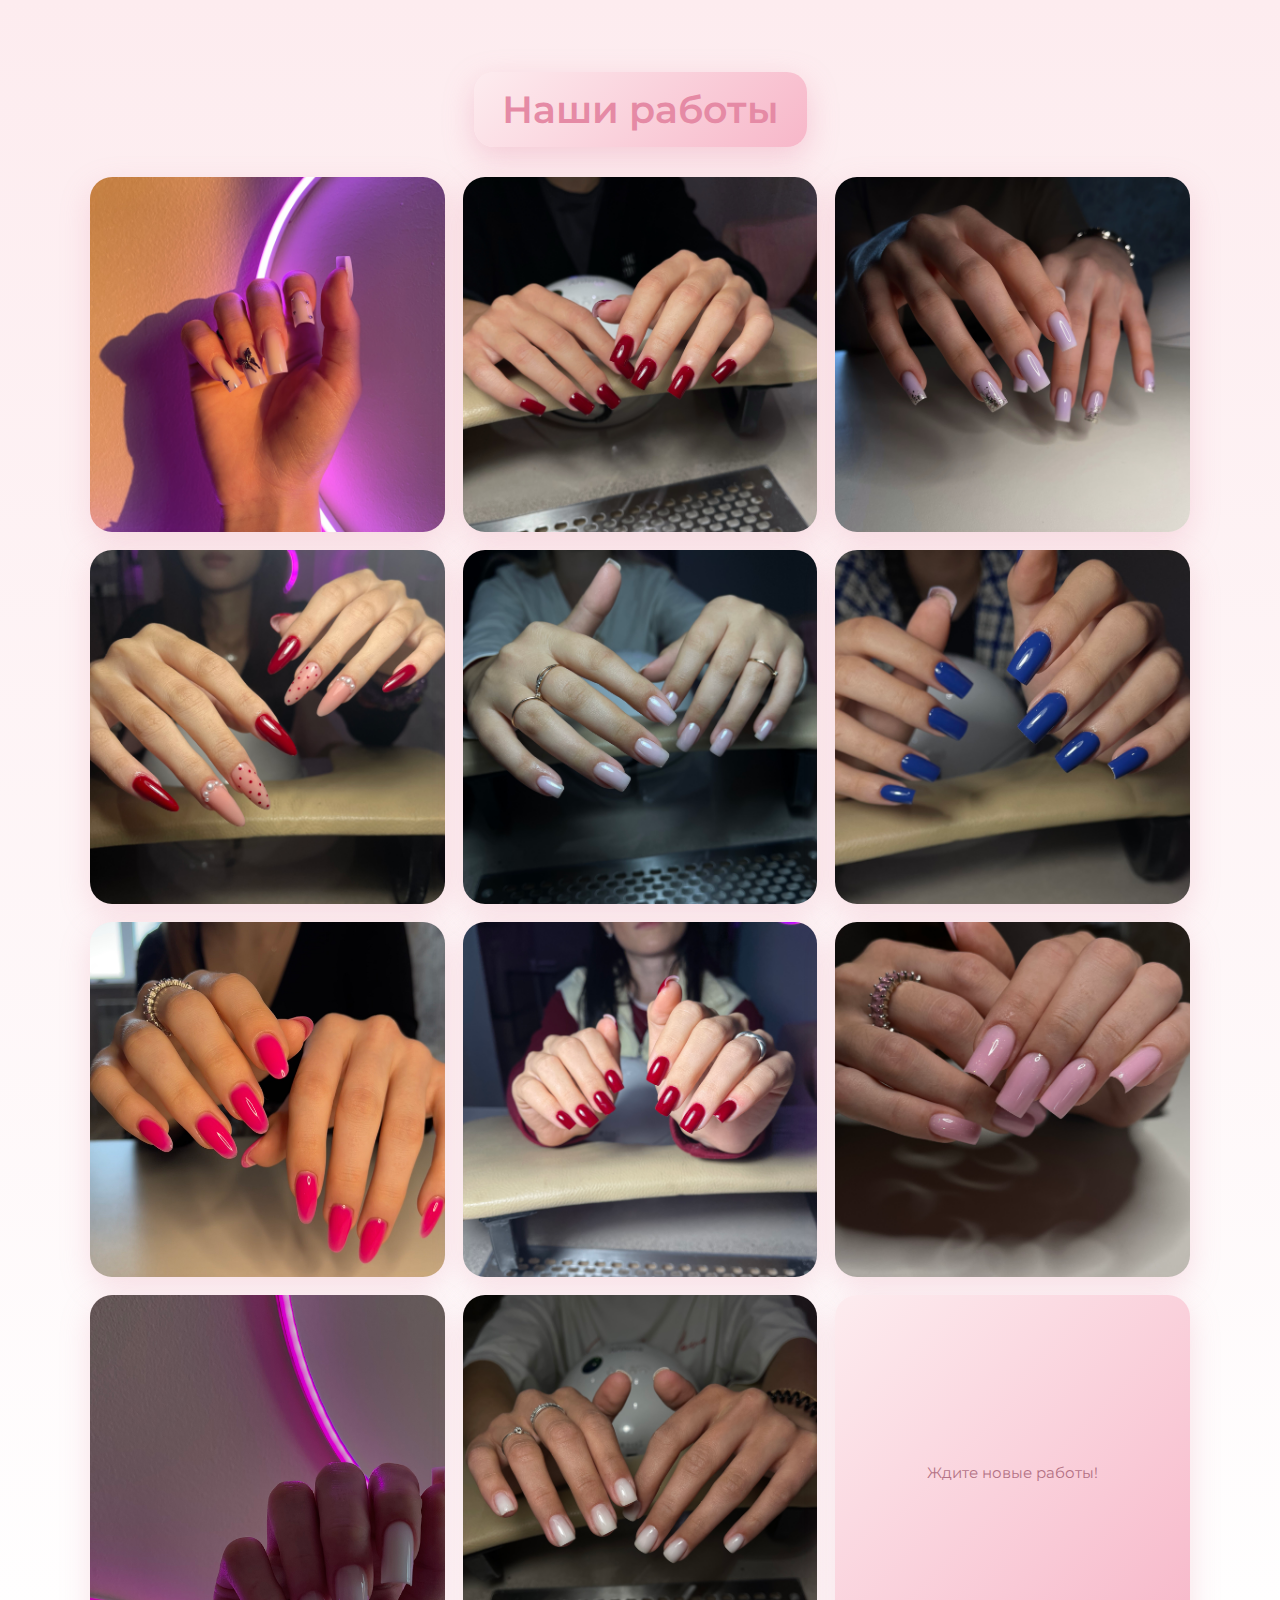
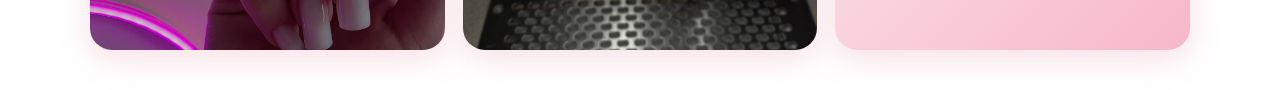
<file: portfolio.html>
<!DOCTYPE html>
<html lang="ru">
<head>
  <meta charset="UTF-8">
  <meta name="viewport" content="width=device-width, initial-scale=1.0">
  <title>Портфолио — ManiStudio</title>

  <link href="https://fonts.googleapis.com/css2?family=Montserrat:wght@400;600&display=swap" rel="stylesheet">
  <link rel="stylesheet" href="css/style.css">
</head>
<body>

<section class="works">
  <h2 class="portfolio-title">Наши работы</h2>

  <div class="works-grid">
    <div class="work-item"><img src="img/10.jpg" alt=""></div>
    <div class="work-item"><img src="img/1.jpg" alt=""></div>
    <div class="work-item"><img src="img/7.jpg" alt=""></div>
    <div class="work-item"><img src="img/3.jpg" alt=""></div>
    <div class="work-item"><img src="img/2.jpg" alt=""></div>
    <div class="work-item"><img src="img/4.jpg" alt=""></div>
    <div class="work-item"><img src="img/5.jpg" alt=""></div>
    <div class="work-item"><img src="img/6.jpg" alt=""></div>
    <div class="work-item"><img src="img/8.jpg" alt=""></div>
    <div class="work-item"><img src="img/9.jpg" alt=""></div>
    <div class="work-item"><img src="img/11.jpg" alt=""></div>
    <div class="work-item empty"><span>Ждите новые работы!</span></div>
  </div>
</section>

</body>
</html>
</file>
<file: css/style.css>
.menu {
  list-style: none;
  position: fixed;
  top: 60px;
  right: 15px;
  background: #fff;
  padding: 15px;
  border-radius: 16px;
  opacity: 0;
  transform: translateY(-10px);
  transition: .3s;
  z-index: 10002;
}

.menu.open {
  opacity: 1;
  transform: translateY(0);
}


.menu-btn {
  background: #f7b7c9;
  border: none;
  padding: 6px 12px;
  border-radius: 8px;
  cursor: pointer;
  color: #fff;
  position: relative;
  z-index: 10001;
}


.nav {
  display: flex;
  justify-content: space-between;
  padding: 15px;
  position: relative;
  z-index: 10000;
}

:root {
  --pink-light: #fdecef;
  --pink-main: #f7b7c9;
  --pink-dark: #e58aa5;
  --text-dark: #4a2c33;
  --white: #ffffff;
}

* { box-sizing: border-box; }

body {
  margin: 0;
  font-family: 'Montserrat', sans-serif;
  background: var(--pink-light);
  overflow-x: hidden;
  color: var(--text-dark);
}

header {
  position: relative;
  height: 90vh;
}

header video {
  position: absolute;
  inset: 0;
  width: 100%;
  height: 100%;
  object-fit: cover;
  filter: brightness(.6);
  pointer-events: none;
}






.menu li {
  margin-bottom: 10px;
}

.hero {
  position: relative;
  z-index: 1;
  text-align: center;
  padding-top: 25vh;
  color: var(--white);
}

.hero button {
  background: var(--pink-dark);
  border: none;
  padding: 10px 20px;
  border-radius: 12px;
  color: var(--white);
  cursor: pointer;
  margin-top: 15px;
}

.services, .benefits, .news {
  padding: 30px 15px;
  text-align: center;
}

.services-grid,
.news-grid {
  display: grid;
  gap: 15px;
}

.services-grid {
  grid-template-columns: 1fr;
}

.news-grid {
  grid-template-columns: 1fr;
}

.card, .news-card {
  background: var(--white);
  border-radius: 20px;
  padding: 20px;
  box-shadow: 0 8px 20px rgba(0,0,0,.1);
}

@media (min-width: 768px) {
  .services-grid { grid-template-columns: repeat(3, 1fr); }
  .news-grid { grid-template-columns: repeat(3, 1fr); }
}



.prices {
  padding: 40px 15px;
  text-align: center;
}

.prices-grid {
  max-width: 600px;
  margin: 0 auto 25px;
  background: #fff;
  border-radius: 20px;
  padding: 20px;
  box-shadow: 0 10px 30px rgba(229,138,165,.25);
}

.price-item {
  display: flex;
  justify-content: space-between;
  padding: 12px 0;
  border-bottom: 1px solid #f3c6d4;
  font-size: 1rem;
}

.price-item:last-child {
  border-bottom: none;
}

.price-btn {
  background: linear-gradient(135deg, #f7b7c9, #e58aa5);
  border: none;
  padding: 14px 28px;
  border-radius: 16px;
  color: #fff;
  font-size: 1rem;
  cursor: pointer;
}



.works {
  padding: 40px 15px;
}


.work-photo {
  position: relative;
  width: 100%;
  height: 160px;
  border-radius: 20px;
  overflow: hidden;
  background: #fdecef;
}

.work-photo img {
  width: 100%;
  height: 100%;
  object-fit: cover;
  display: block;
}



.modal-overlay {
  position: fixed;
  inset: 0;
  background: rgba(0,0,0,.5);
  display: flex;
  justify-content: center;
  align-items: center;
  z-index: 9999;
}

.modal-window {
  background: #fff;
  width: 90%;
  max-width: 360px;
  border-radius: 20px;
  padding: 25px;
}

.modal-window h3 {
  text-align: center;
  margin-bottom: 15px;
}

.modal-window input,
.modal-window textarea {
  width: 100%;
  padding: 12px;
  margin-bottom: 12px;
  border-radius: 12px;
  border: 1px solid #f3c6d4;
}

.modal-window textarea {
  resize: none;
  height: 80px;
}

.checkbox {
  font-size: .9rem;
  display: block;
  margin-bottom: 15px;
}

.submit-btn {
  width: 100%;
  padding: 14px;
  background: linear-gradient(135deg, #f7b7c9, #e58aa5);
  border: none;
  border-radius: 14px;
  color: #fff;
  font-size: 1.05rem;
  cursor: pointer;
}




.work-item {
  position: relative;
  width: 100%;
  aspect-ratio: 1 / 1;          
  border-radius: 22px;
  overflow: hidden;
  background: #fdecef;
  box-shadow: 0 10px 30px rgba(229,138,165,.25);
}


.work-item img {
  width: 100%;
  height: 100%;
  object-fit: cover;            
  display: block;
}

.work-item.empty {
  display: flex;
  align-items: center;
  justify-content: center;
  background: linear-gradient(
    135deg,
    #fdecef,
    #f7b7c9
  );
}

.work-item.empty span {
  color: #a35a6f;
  font-size: 0.95rem;
  opacity: .8;
}


.work-item:hover img {
  transform: scale(1.05);
  transition: transform .4s ease;
}



.news-card {
  display: block;
  background: var(--white);
  border-radius: 20px;
  padding: 20px;
  text-align: left;
  text-decoration: none;
  color: var(--text-dark);
  box-shadow: 0 8px 20px rgba(0,0,0,.1);
  transition:
    transform .35s ease,
    box-shadow .35s ease;
  position: relative;
  overflow: hidden;
}


.news-card:hover {
  transform: translateY(-6px);
  box-shadow: 0 14px 35px rgba(229,138,165,.35);
}


.news-card::after {
  content: "";
  position: absolute;
  inset: 0;
  background: linear-gradient(
    120deg,
    transparent,
    rgba(247,183,201,.25),
    transparent
  );
  opacity: 0;
  transition: opacity .4s ease;
}

.news-card:hover::after {
  opacity: 1;
}

.news-card h3 {
  margin-top: 0;
}

.read-more {
  display: inline-block;
  margin-top: 12px;
  font-weight: 600;
  color: var(--pink-dark);
  font-size: .95rem;
}


.news-card {
  animation: fadeUp .6s ease both;
}

.news-card:nth-child(2) {
  animation-delay: .1s;
}

.news-card:nth-child(3) {
  animation-delay: .2s;
}

@keyframes fadeUp {
  from {
    opacity: 0;
    transform: translateY(20px);
  }
  to {
    opacity: 1;
    transform: translateY(0);
  }
}



.works-btn-wrapper {
  text-align: center;
  margin-top: 25px;
}

.works-btn {
  display: inline-block;
  padding: 14px 32px;
  border-radius: 20px;
  background: linear-gradient(135deg, #f7b7c9, #e58aa5);
  color: #fff;
  text-decoration: none;
  font-weight: 600;
  font-size: 1rem;
  box-shadow: 0 10px 25px rgba(229,138,165,.35);
  transition:
    transform .3s ease,
    box-shadow .3s ease;
}

.works-btn:hover {
  transform: translateY(-3px);
  box-shadow: 0 14px 35px rgba(229,138,165,.45);
}



header video,
.hero-video-btn video {
  pointer-events: none;
}

.hero-video-btn {
  position: relative;
  z-index: 10;
}

.hero-btn {
  position: relative;
  z-index: 11;
}

.hero-video-btn {
  position: relative;
  width: 260px;
  height: 80px;
  margin: 30px auto 0;
  border-radius: 40px;
  overflow: hidden;
}

.hero-video-btn video {
  position: absolute;
  inset: 0;
  width: 100%;
  height: 100%;
  object-fit: cover;
}

.hero-btn {
  position: relative;
  z-index: 2;
  width: 100%;
  height: 100%;
  background: rgba(247,183,201,.85);
  border: none;
  font-size: 1.2rem;
  color: #fff;
  cursor: pointer;
  border-radius: 40px;
  backdrop-filter: blur(4px);
}

header video,
.hero-video-btn video {
  pointer-events: none !important;
}

.menu-btn {
  position: relative;
  z-index: 10001;
}

.nav {
  position: relative;
  z-index: 10000;
}

.menu {
  position: fixed;
  z-index: 10002;
}

header {
  position: relative;
  z-index: 1;
}




.contact {
  padding: 40px 15px 60px;
  background: var(--pink-light);
  text-align: center;
}

.contact h2 {
  margin-bottom: 20px;
}

.contact-form {
  max-width: 420px;
  margin: 0 auto;
  background: #fff;
  padding: 25px;
  border-radius: 24px;
  box-shadow: 0 10px 30px rgba(229,138,165,.25);
}

.contact-form input,
.contact-form textarea {
  width: 100%;
  padding: 12px;
  margin-bottom: 12px;
  border-radius: 12px;
  border: 1px solid #f3c6d4;
  font-family: inherit;
}

.contact-form textarea {
  resize: none;
  height: 90px;
}

.menu-overlay {
  position: fixed;
  inset: 0;
  background: rgba(0,0,0,.4);
  opacity: 0;
  pointer-events: none;
  transition: .3s;
  z-index: 9998;
}

.menu.open ~ .menu-overlay {
  opacity: 1;
  pointer-events: auto;
}

.menu {
  width: 260px;
}

.menu li button,
.menu li a {
  display: block;
  padding: 10px;
  border-radius: 10px;
  background: #fdecef;
  text-decoration: none;
  color: #4a2c33;
  border: none;
  cursor: pointer;
}

.faq-item span {
  display: block;
  cursor: pointer;
  font-weight: 600;
}

.faq-item p {
  max-height: 0;
  overflow: hidden;
  transition: .3s;
}

.faq-item.open p {
  max-height: 100px;
}

.gallery {
  display: flex;
  align-items: center;
  gap: 10px;
  overflow: hidden;
}

.gallery-track {
  display: flex;
  transition: .4s;
}

.gallery img {
  width: 100%;
  max-width: 300px;
  border-radius: 20px;
}

/* ===== MENU BEAUTY ===== */

.menu li a,
.menu li button {
  background: linear-gradient(135deg, #f7b7c9, #e58aa5);
  color: #fff;
  font-weight: 600;
  box-shadow: 0 6px 15px rgba(229,138,165,.35);
  transition: .25s;
}

.menu li a:hover,
.menu li button:hover {
  transform: translateY(-2px);
  box-shadow: 0 10px 20px rgba(229,138,165,.45);
}

/* ===== FAQ STYLE ===== */

.faq {
  margin-top: 15px;
  padding-top: 10px;
  border-top: 2px dashed #f3c6d4;
}

.faq strong {
  display: block;
  margin-bottom: 8px;
  color: #e58aa5;
  font-size: 1.05rem;
}

.faq-item {
  margin-bottom: 8px;
  background: #fdecef;
  border-radius: 10px;
  padding: 8px 10px;
  box-shadow: 0 4px 10px rgba(229,138,165,.25);
}

.faq-item span {
  color: #a35a6f;
}

.faq-item p {
  margin-top: 6px;
  font-size: .9rem;
}

/* ===== FULL WIDTH WORKS ===== */

.works {
  padding-left: 0;
  padding-right: 0;
}

.gallery {
  width: 100%;
  justify-content: center;
}

.gallery img {
  max-width: 90vw;
}

/* ===== MENU OVERLAY ===== */

.menu-overlay {
  position: fixed;
  inset: 0;
  background: rgba(0,0,0,.25);
  opacity: 0;
  pointer-events: none;
  transition: .3s;
  z-index: 10000;
}

.menu.open + .menu-overlay,
.menu-overlay.active {
  opacity: 1;
  pointer-events: all;
}


/* ===== FAQ MENU ===== */

.faq-title {
  margin-top: 10px;
  font-weight: 600;
  color: #e58aa5;
}

.faq-item {
  margin-top: 6px;
}

.faq-question {
  width: 100%;
  background: #fdecef;
  border: none;
  padding: 8px 10px;
  border-radius: 10px;
  color: #a35a6f;
  cursor: pointer;
  font-size: .9rem;
}

.faq-answer {
  max-height: 0;
  overflow: hidden;
  font-size: .85rem;
  color: #6b3a46;
  transition: .3s;
  padding: 0 6px;
}

.faq-item.open .faq-answer {
  max-height: 100px;
  margin-top: 4px;
}



/* Мобильная версия */
@media (max-width: 768px) {
  .gallery-track .work-item {
    flex: 0 0 100%;
  }
}

/* ===== GALLERY ARROWS ===== */

.gallery-prev,
.gallery-next {
  position: absolute;
  top: 50%;
  transform: translateY(-50%);
  background: linear-gradient(135deg, #f7b7c9, #e58aa5);
  border: none;
  width: 46px;
  height: 46px;
  border-radius: 50%;
  color: #fff;
  font-size: 28px;
  cursor: pointer;
  box-shadow: 0 8px 20px rgba(229,138,165,.4);
  z-index: 5;
}

.gallery-prev { left: 6px; }
.gallery-next { right: 6px; }

.gallery-prev:hover,
.gallery-next:hover {
  transform: translateY(-50%) scale(1.1);
}

/* ====== CLEAN WORKS GALLERY ====== */

.gallery {
  width: 100%;
  position: relative;
  overflow: hidden;
}

.gallery-track {
  display: flex;
  transition: transform .45s ease;
}

.gallery-slide {
  flex: 0 0 33.3333%;
  padding: 10px;
}

.gallery-slide img {
  width: 100%;
  aspect-ratio: 1/1;
  object-fit: cover;
  border-radius: 22px;
  box-shadow: 0 10px 25px rgba(229,138,165,.25);
}

/* Mobile */
@media (max-width: 768px) {
  .gallery-slide { flex: 0 0 100%; }
}


/* Arrows */
.gallery-prev,
.gallery-next {
  position: absolute;
  top: 50%;
  transform: translateY(-50%);
  width: 44px;
  height: 44px;
  border-radius: 50%;
  border: none;
  background: linear-gradient(135deg,#f7b7c9,#e58aa5);
  color: #fff;
  font-size: 26px;
  cursor: pointer;
  box-shadow: 0 8px 20px rgba(229,138,165,.4);
  z-index: 5;
}

.gallery-prev { left: 10px; }
.gallery-next { right: 10px; }

.gallery-prev:hover,
.gallery-next:hover {
  transform: translateY(-50%) scale(1.1);
}


/* ===== PORTFOLIO PAGE GRID FIX ===== */

.works-grid {
  display: grid;
  grid-template-columns: repeat(3, 1fr);
  gap: 18px;
  max-width: 1100px;
  margin: 0 auto;
}

.works-grid .work-item {
  width: 100%;
  aspect-ratio: 1 / 1;
}

/* Телефон */
@media (max-width: 768px) {
  .works-grid {
    grid-template-columns: 1fr;
  }
}

/* ===== PORTFOLIO BEAUTY ===== */

.portfolio-title {
  text-align: center;
  font-size: 2.4rem;
  font-weight: 600;
  color: #e58aa5;
  margin-bottom: 30px;
  padding: 14px 28px;
  border-radius: 20px;
  background: linear-gradient(135deg, #fdecef, #f7b7c9);
  box-shadow: 0 10px 30px rgba(229,138,165,.35);
  display: inline-block;
}

/* Центровка рамки */
.works > .portfolio-title {
  display: table;
  margin-left: auto;
  margin-right: auto;
}

/* Фон секции портфолио */
.works {
  background: linear-gradient(180deg, #fdecef 0%, #fff 100%);
}
</file>
